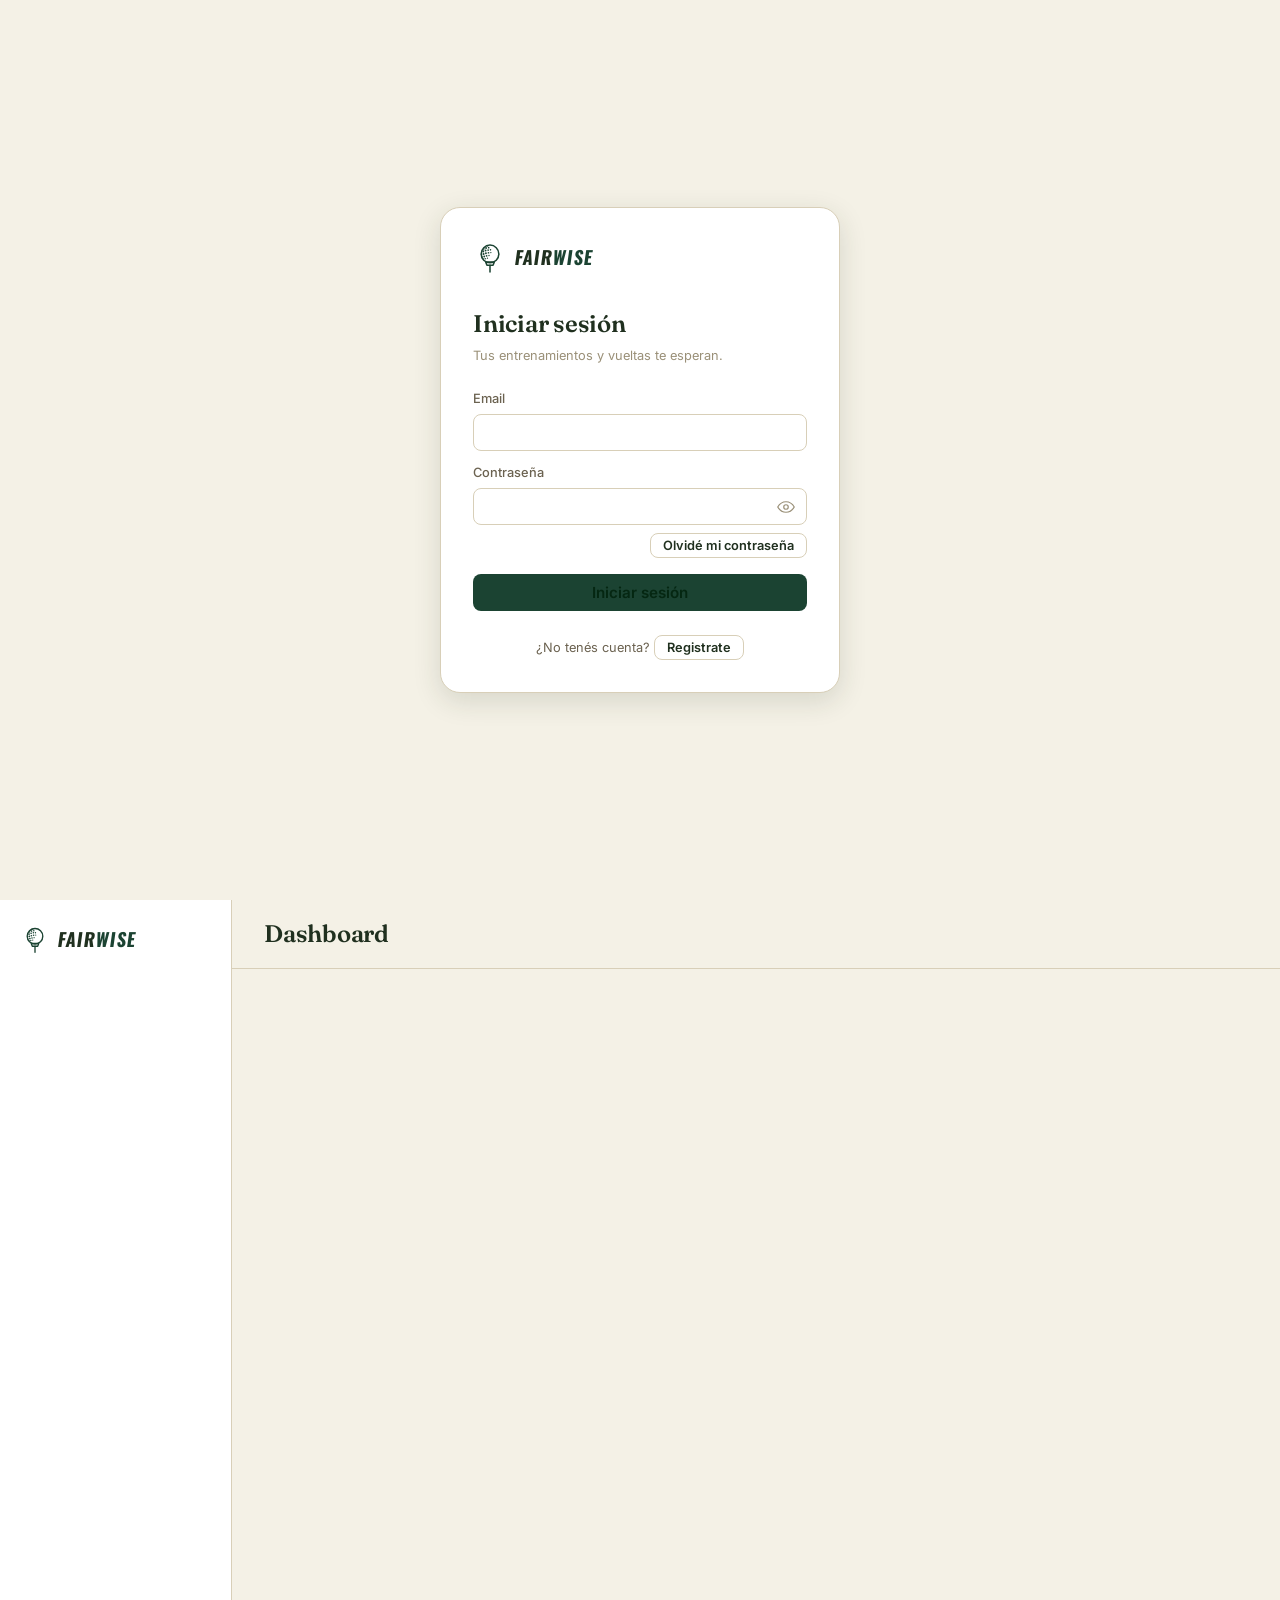
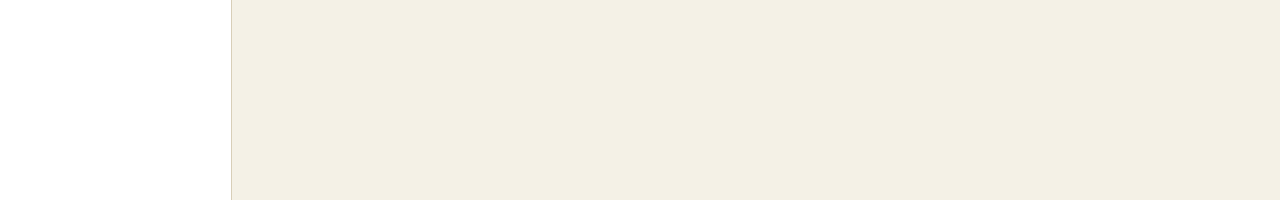
<file: golf-tracker/index.html>
<!DOCTYPE html>
<html lang="es-AR" data-theme="light">
<head>
  <meta charset="UTF-8" />
  <meta name="viewport" content="width=device-width, initial-scale=1, viewport-fit=cover" />
  <title>Fairwise</title>
  <link rel="icon" type="image/svg+xml" href="data:image/svg+xml,%3Csvg xmlns='http://www.w3.org/2000/svg' viewBox='0 0 200 200'%3E%3Cdefs%3E%3CclipPath id='c'%3E%3Ccircle cx='100' cy='82' r='52'/%3E%3C/clipPath%3E%3C/defs%3E%3Ccircle cx='100' cy='82' r='52' fill='none' stroke='%231B4332' stroke-width='9'/%3E%3Cg clip-path='url(%23c)' fill='%231B4332'%3E%3Ccircle cx='58' cy='45' r='5'/%3E%3Ccircle cx='70' cy='38' r='5'/%3E%3Ccircle cx='84' cy='34' r='5'/%3E%3Ccircle cx='50' cy='58' r='5.5'/%3E%3Ccircle cx='63' cy='52' r='5.5'/%3E%3Ccircle cx='77' cy='47' r='5.5'/%3E%3Ccircle cx='92' cy='45' r='5'/%3E%3Ccircle cx='47' cy='72' r='6'/%3E%3Ccircle cx='60' cy='67' r='6'/%3E%3Ccircle cx='74' cy='62' r='5.5'/%3E%3Ccircle cx='89' cy='59' r='5'/%3E%3Ccircle cx='103' cy='58' r='4.5'/%3E%3Ccircle cx='48' cy='86' r='6'/%3E%3Ccircle cx='62' cy='82' r='6'/%3E%3Ccircle cx='76' cy='78' r='5.5'/%3E%3Ccircle cx='91' cy='75' r='5'/%3E%3Ccircle cx='105' cy='74' r='4'/%3E%3Ccircle cx='52' cy='100' r='5.5'/%3E%3Ccircle cx='66' cy='97' r='5.5'/%3E%3Ccircle cx='80' cy='93' r='5'/%3E%3Ccircle cx='94' cy='91' r='4'/%3E%3Ccircle cx='59' cy='112' r='5'/%3E%3Ccircle cx='72' cy='110' r='4.5'/%3E%3Ccircle cx='85' cy='107' r='4'/%3E%3C/g%3E%3Cpath d='M75 130 L125 130 L118 148 L82 148 Z' fill='none' stroke='%231B4332' stroke-width='9' stroke-linejoin='round'/%3E%3Cline x1='100' y1='148' x2='100' y2='188' stroke='%231B4332' stroke-width='9' stroke-linecap='round'/%3E%3C/svg%3E" />

  <link rel="stylesheet" href="css/base.css" />
  <link rel="stylesheet" href="css/layout.css" />
  <link rel="stylesheet" href="css/components.css" />
  <link rel="stylesheet" href="css/charts.css" />
</head>
<body>
  <!-- Pantalla de login/registro. app.js decide cuándo mostrarla vs. la app real. -->
  <div id="auth-gate" hidden></div>

  <div class="app-shell" id="app-shell" hidden>

    <!-- Fondo oscuro detrás del drawer en mobile -->
    <div class="sidebar-backdrop" id="sidebar-backdrop"></div>

    <!-- Sidebar (desktop fijo / drawer en mobile, mismo contenido en los dos) -->
    <aside class="sidebar" id="sidebar">
      <div class="sidebar__brand">
        <svg class="brand-icon" viewBox="0 0 200 200" width="30" height="30" aria-hidden="true">
          <defs><clipPath id="bic-sidebar"><circle cx="100" cy="82" r="52"/></clipPath></defs>
          <circle cx="100" cy="82" r="52" fill="none" stroke="var(--color-accent)" stroke-width="9"/>
          <g clip-path="url(#bic-sidebar)" fill="var(--color-accent)">
            <circle cx="58" cy="45" r="5"/><circle cx="70" cy="38" r="5"/><circle cx="84" cy="34" r="5"/>
            <circle cx="50" cy="58" r="5.5"/><circle cx="63" cy="52" r="5.5"/><circle cx="77" cy="47" r="5.5"/><circle cx="92" cy="45" r="5"/>
            <circle cx="47" cy="72" r="6"/><circle cx="60" cy="67" r="6"/><circle cx="74" cy="62" r="5.5"/><circle cx="89" cy="59" r="5"/><circle cx="103" cy="58" r="4.5"/>
            <circle cx="48" cy="86" r="6"/><circle cx="62" cy="82" r="6"/><circle cx="76" cy="78" r="5.5"/><circle cx="91" cy="75" r="5"/><circle cx="105" cy="74" r="4"/>
            <circle cx="52" cy="100" r="5.5"/><circle cx="66" cy="97" r="5.5"/><circle cx="80" cy="93" r="5"/><circle cx="94" cy="91" r="4"/>
            <circle cx="59" cy="112" r="5"/><circle cx="72" cy="110" r="4.5"/><circle cx="85" cy="107" r="4"/>
          </g>
          <path d="M75 130 L125 130 L118 148 L82 148 Z" fill="none" stroke="var(--color-accent)" stroke-width="9" stroke-linejoin="round"/>
          <line x1="100" y1="148" x2="100" y2="188" stroke="var(--color-accent)" stroke-width="9" stroke-linecap="round"/>
        </svg>
        <span class="brand-word"><span class="brand-word-fair">FAIR</span><span class="brand-word-wise">WISE</span></span>
      </div>

      <nav id="sidebar-nav" aria-label="Navegación principal"></nav>

      <div class="sidebar__footer" id="sidebar-footer"></div>
    </aside>

    <!-- Área principal -->
    <div class="main">
      <header class="topbar">
        <div style="display:flex; align-items:center; gap: var(--space-3);">
          <button class="btn btn--icon hamburger-btn" id="btn-hamburger" aria-label="Abrir menú">
            <svg viewBox="0 0 24 24" fill="none" stroke="currentColor" stroke-width="1.8" stroke-linecap="round"><path d="M4 7h16M4 12h16M4 17h16"/></svg>
          </button>
          <h1 class="topbar__title" id="topbar-title">Dashboard</h1>
        </div>
        <div class="topbar__actions">
          <!-- Espacio reservado para acciones contextuales por vista -->
        </div>
      </header>

      <main id="view-root" class="view" aria-live="polite"></main>
    </div>

  </div>

  <!--
    Scripts clásicos (NO type="module") a propósito: Chrome/Edge
    bloquean los ES Modules por CORS al abrir el archivo con doble
    clic (file://). Cada archivo se registra en el namespace global
    window.GT. El orden importa: core primero, módulos después, y
    app.js al final porque arma la navegación y hace boot().

    supabase.js está vendorizado localmente (assets/vendor) en vez
    de venir de un CDN, para no depender de la disponibilidad de un
    tercero en producción. Si config.js queda vacío, la app arranca
    en modo local (sin login) exactamente como en etapas anteriores.
  -->
  <script src="assets/vendor/supabase.js"></script>
  <script src="js/core/config.js"></script>
  <script src="js/core/utils.js"></script>
  <script src="js/core/db-schema.js"></script>
  <script src="js/core/auth.js"></script>
  <script src="js/core/storage.js"></script>
  <script src="js/engine/training-engine.js"></script>
  <script src="js/engine/stats-engine.js"></script>
  <script src="js/engine/confidence.js"></script>
  <script src="js/backup/backup.js"></script>

  <script src="js/modules/auth-gate.js"></script>
  <script src="js/modules/dashboard.js"></script>
  <script src="js/modules/entrenamiento-palos.js"></script>
  <script src="js/modules/rounds.js"></script>
  <script src="js/modules/course-mode.js"></script>
  <script src="js/modules/range-mode.js"></script>
  <script src="js/modules/bag.js"></script>
  <script src="js/modules/distances.js"></script>
  <script src="js/modules/goals.js"></script>
  <script src="js/modules/records.js"></script>
  <script src="js/modules/planner.js"></script>
  <script src="js/modules/settings.js"></script>

  <script src="js/core/app.js"></script>
</body>
</html>
</file>
<file: golf-tracker/css/base.css>
/* ============================================================
   BASE.CSS
   Reset + sistema de tokens de diseño (color, tipografía, spacing)
   Identidad "Augusta": verde pino + dorado + crema, inspirada en
   el mundo clásico del golf en vez de un look de instrumento GPS.
   Tema por defecto: CLARO. Oscuro disponible vía [data-theme="dark"].
   ============================================================ */

@import url('https://fonts.googleapis.com/css2?family=Fraunces:wght@500;600;700&family=Inter:wght@400;500;600&family=Oswald:wght@600;700&display=swap');

:root {
  /* ---- Paleta base (modo claro, default) ---- */
  --color-bg: #F4F1E6;
  --color-bg-elevated: #FFFFFF;
  --color-surface: #FFFFFF;
  --color-surface-hover: #EFE9D8;
  --color-border: #D8CFB8;

  --color-text-primary: #20301F;
  --color-text-secondary: #6B6250;
  --color-text-muted: #9A9078;

  /* Acento primario: verde pino Augusta */
  --color-accent: #1B4332;
  --color-accent-strong: #123024;
  --color-accent-dim: rgba(27, 67, 50, 0.08);

  /* Acento secundario: dorado (segundo color de marca, KPIs destacados) */
  --color-data: #C9A227;
  --color-data-dim: rgba(201, 162, 39, 0.12);

  /* Semáforo */
  --color-good: #2F7D4F;
  --color-warn: #C9822C;
  --color-bad: #B4443E;
  --color-good-dim: rgba(47, 125, 79, 0.10);
  --color-warn-dim: rgba(201, 130, 44, 0.10);
  --color-bad-dim: rgba(180, 68, 62, 0.10);

  /* ---- Tipografía ---- */
  --font-display: 'Fraunces', Georgia, serif;      /* títulos, KPIs — carácter clásico */
  --font-body: 'Inter', 'Segoe UI', sans-serif;     /* texto, labels */
  --font-wordmark: 'Oswald', sans-serif;            /* SOLO el lockup "FAIRWISE" */

  --fs-kpi: clamp(1.9rem, 2.4vw, 2.6rem);
  --fs-h1: 1.5rem;
  --fs-h2: 1.15rem;
  --fs-body: 0.95rem;
  --fs-small: 0.8rem;
  --fs-micro: 0.7rem;

  /* ---- Spacing / radios / sombras ---- */
  --space-1: 4px;
  --space-2: 8px;
  --space-3: 12px;
  --space-4: 16px;
  --space-5: 24px;
  --space-6: 32px;
  --space-7: 48px;

  --radius-sm: 8px;
  --radius-md: 14px;
  --radius-lg: 20px;
  --radius-pill: 999px;

  --shadow-card: 0 2px 12px rgba(32, 48, 31, 0.08);
  --shadow-elevated: 0 8px 28px rgba(32, 48, 31, 0.14);

  --transition-fast: 140ms cubic-bezier(0.4, 0, 0.2, 1);
  --transition-base: 220ms cubic-bezier(0.4, 0, 0.2, 1);

  --nav-width: 232px;
  --tabbar-height: 64px;
}

/* ---- Tema oscuro ---- */
[data-theme="dark"] {
  --color-bg: #0E1A13;
  --color-bg-elevated: #12201A;
  --color-surface: #16261C;
  --color-surface-hover: #1C2F23;
  --color-border: #294232;

  --color-text-primary: #F0EDE0;
  --color-text-secondary: #B8C4BA;
  --color-text-muted: #7E9285;

  /* En oscuro el dorado pasa a ser el acento protagonista (más contraste que el pino) */
  --color-accent: #E3C868;
  --color-accent-strong: #F0D889;
  --color-accent-dim: rgba(227, 200, 104, 0.14);

  --color-data: #4E8F66;
  --color-data-dim: rgba(78, 143, 102, 0.14);

  --color-good: #6FBF86;
  --color-warn: #E0A94F;
  --color-bad: #D9756F;
  --color-good-dim: rgba(111, 191, 134, 0.14);
  --color-warn-dim: rgba(224, 169, 79, 0.14);
  --color-bad-dim: rgba(217, 117, 111, 0.14);

  --shadow-card: 0 4px 24px rgba(0, 0, 0, 0.4);
  --shadow-elevated: 0 8px 32px rgba(0, 0, 0, 0.5);
}

* , *::before, *::after { box-sizing: border-box; }

html, body {
  height: 100%;
  margin: 0;
  padding: 0;
}

body {
  background: var(--color-bg);
  color: var(--color-text-primary);
  font-family: var(--font-body);
  font-size: var(--fs-body);
  line-height: 1.5;
  -webkit-font-smoothing: antialiased;
  transition: background var(--transition-base), color var(--transition-base);
}

h1, h2, h3 { font-family: var(--font-display); margin: 0; font-weight: 600; letter-spacing: -0.01em; }
p { margin: 0; }
button { font-family: inherit; }
ul { list-style: none; margin: 0; padding: 0; }

a { color: inherit; text-decoration: none; }

::selection { background: var(--color-accent-dim); color: var(--color-accent-strong); }

/* Scrollbar discreta */
::-webkit-scrollbar { width: 8px; height: 8px; }
::-webkit-scrollbar-track { background: transparent; }
::-webkit-scrollbar-thumb { background: var(--color-border); border-radius: var(--radius-pill); }

/* Accesibilidad: foco visible siempre */
:focus-visible {
  outline: 2px solid var(--color-accent);
  outline-offset: 2px;
  border-radius: 4px;
}

/* Respeta preferencia de movimiento reducido */
@media (prefers-reduced-motion: reduce) {
  *, *::before, *::after {
    animation-duration: 0.001ms !important;
    animation-iteration-count: 1 !important;
    transition-duration: 0.001ms !important;
  }
}

.visually-hidden {
  position: absolute; width: 1px; height: 1px; overflow: hidden;
  clip: rect(0 0 0 0); white-space: nowrap;
}
</file>
<file: golf-tracker/css/layout.css>
/* ============================================================
   LAYOUT.CSS
   Shell de la app: sidebar (desktop) + tab bar inferior (mobile),
   grillas de contenido, responsive breakpoints.
   ============================================================ */

.app-shell {
  display: grid;
  grid-template-columns: var(--nav-width) 1fr;
  min-height: 100vh;
}

/* ---------- Sidebar (desktop) ---------- */
.sidebar {
  background: var(--color-bg-elevated);
  border-right: 1px solid var(--color-border);
  padding: var(--space-5) var(--space-3);
  display: flex;
  flex-direction: column;
  gap: var(--space-6);
  position: sticky;
  top: 0;
  height: 100vh;
  overflow-y: auto;
}

.sidebar__brand {
  display: flex;
  align-items: center;
  gap: var(--space-2);
  padding: 0 var(--space-2);
}

.brand-icon { flex-shrink: 0; }

.brand-word {
  font-family: var(--font-wordmark);
  font-weight: 700;
  font-size: 1.15rem;
  letter-spacing: 1px;
  transform: skewX(-8deg);
  display: inline-block;
}

.brand-word-fair { color: var(--color-text-primary); }
.brand-word-wise { color: var(--color-accent); }

.sidebar__group {
  display: flex;
  flex-direction: column;
  gap: var(--space-1);
}

.sidebar__group-label {
  font-size: var(--fs-micro);
  text-transform: uppercase;
  letter-spacing: 0.08em;
  color: var(--color-text-muted);
  padding: 0 var(--space-3);
  margin-bottom: var(--space-1);
}

.nav-item {
  display: flex;
  align-items: center;
  gap: var(--space-3);
  padding: var(--space-2) var(--space-3);
  border-radius: var(--radius-sm);
  color: var(--color-text-secondary);
  font-size: var(--fs-body);
  font-weight: 500;
  cursor: pointer;
  border: none;
  background: transparent;
  width: 100%;
  text-align: left;
  transition: background var(--transition-fast), color var(--transition-fast);
}

.nav-item:hover { background: var(--color-surface-hover); color: var(--color-text-primary); }

.nav-item[aria-current="page"] {
  background: var(--color-accent-dim);
  color: var(--color-accent);
}

.nav-item__icon { width: 18px; height: 18px; flex-shrink: 0; }

.sidebar__footer {
  margin-top: auto;
  display: flex;
  flex-direction: column;
  gap: var(--space-2);
}

/* ---------- Área principal ---------- */
.main {
  min-width: 0;
  display: flex;
  flex-direction: column;
}

.topbar {
  display: flex;
  align-items: center;
  justify-content: space-between;
  padding: var(--space-4) var(--space-6);
  border-bottom: 1px solid var(--color-border);
  background: var(--color-bg);
  position: sticky;
  top: 0;
  z-index: 10;
}

.topbar__title { font-size: var(--fs-h1); }
.topbar__subtitle { color: var(--color-text-secondary); font-size: var(--fs-small); margin-top: 2px; }

.topbar__actions { display: flex; gap: var(--space-2); align-items: center; }

.view {
  padding: var(--space-6);
  flex: 1;
}

.view[hidden] { display: none; }

/* ---------- Grillas de contenido reutilizables ---------- */
.grid-kpi {
  display: grid;
  grid-template-columns: repeat(auto-fit, minmax(180px, 1fr));
  gap: var(--space-4);
}

.grid-2 { display: grid; grid-template-columns: 1fr 1fr; gap: var(--space-5); }
.grid-cards { display: grid; grid-template-columns: repeat(auto-fill, minmax(240px, 1fr)); gap: var(--space-4); }

/* ---------- Hamburguesa (mobile) y fondo del drawer ---------- */
/* Selector con elemento+clase (más específico que .btn) para que
   esta regla siempre gane, sin importar el orden de los archivos CSS. */
button.hamburger-btn { display: none; } /* se muestra solo en mobile, ver media query abajo */

.sidebar-backdrop {
  display: none;
  position: fixed;
  inset: 0;
  background: rgba(0, 0, 0, 0.55);
  z-index: 40;
  opacity: 0;
  pointer-events: none;
  transition: opacity var(--transition-base);
}

.sidebar-backdrop.is-open { opacity: 1; pointer-events: auto; }

/* ---------- Responsive ---------- */
@media (max-width: 960px) {
  .app-shell { grid-template-columns: 1fr; }

  /* El sidebar pasa a ser un drawer deslizable con el MISMO contenido
     que en desktop — nada de un menú mobile recortado aparte. */
  .sidebar {
    position: fixed;
    top: 0; left: 0;
    width: min(80vw, 300px);
    height: 100vh;
    z-index: 50;
    transform: translateX(-100%);
    transition: transform var(--transition-base);
    box-shadow: var(--shadow-elevated);
  }
  .sidebar.is-open { transform: translateX(0); }

  button.hamburger-btn { display: flex; }
  .sidebar-backdrop { display: block; }

  .view { padding: var(--space-4); }
  .grid-2 { grid-template-columns: 1fr; }
  .topbar { padding: var(--space-3) var(--space-4); }
}

@media (max-width: 480px) {
  .grid-kpi { grid-template-columns: repeat(2, 1fr); }
}
</file>
<file: golf-tracker/css/components.css>
/* ============================================================
   COMPONENTS.CSS
   Piezas reutilizables: cards, KPI, semáforo (elemento firma),
   botones, badges, inputs, estados vacíos.
   ============================================================ */

/* ---------- Card base ---------- */
.card {
  background: var(--color-surface);
  border: 1px solid var(--color-border);
  border-radius: var(--radius-md);
  padding: var(--space-5);
  box-shadow: var(--shadow-card);
}

.card--tight { padding: var(--space-4); }

.card__header {
  display: flex;
  align-items: center;
  justify-content: space-between;
  margin-bottom: var(--space-4);
}

.card__title { font-size: var(--fs-h2); }
.card__meta { color: var(--color-text-muted); font-size: var(--fs-small); }

/* ---------- KPI tile ---------- */
.kpi {
  background: var(--color-surface);
  border: 1px solid var(--color-border);
  border-radius: var(--radius-md);
  padding: var(--space-4);
  display: flex;
  flex-direction: column;
  gap: var(--space-2);
}

.kpi__label {
  font-size: var(--fs-micro);
  text-transform: uppercase;
  letter-spacing: 0.06em;
  color: var(--color-text-muted);
}

.kpi__value {
  font-family: var(--font-display);
  font-size: var(--fs-kpi);
  font-weight: 700;
  line-height: 1;
  color: var(--color-text-primary);
  font-variant-numeric: tabular-nums;
}

.kpi__trend {
  display: inline-flex;
  align-items: center;
  gap: 4px;
  font-size: var(--fs-small);
  font-weight: 600;
}

.kpi__trend--up { color: var(--color-good); }
.kpi__trend--down { color: var(--color-bad); }
.kpi__trend--flat { color: var(--color-text-muted); }

/* ---------- Semáforo (elemento firma de la app) ----------
   Se usa en Dashboard y en Bolsa (índice de confianza).
   Cada "instrumento" representa un área de juego. */
.signal-board {
  display: grid;
  grid-template-columns: repeat(auto-fit, minmax(150px, 1fr));
  gap: var(--space-3);
}

.signal {
  position: relative;
  background: var(--color-bg-elevated);
  border: 1px solid var(--color-border);
  border-radius: var(--radius-md);
  padding: var(--space-4);
  overflow: hidden;
}

.signal::before {
  content: "";
  position: absolute;
  top: 0; left: 0; right: 0;
  height: 3px;
  background: var(--signal-color, var(--color-text-muted));
}

.signal__label {
  font-size: var(--fs-small);
  color: var(--color-text-secondary);
  margin-bottom: var(--space-3);
}

.signal__dot {
  width: 10px; height: 10px;
  border-radius: 50%;
  background: var(--signal-color, var(--color-text-muted));
  box-shadow: 0 0 12px var(--signal-color, transparent);
  display: inline-block;
  margin-right: var(--space-2);
  transition: background var(--transition-base), box-shadow var(--transition-base);
}

.signal__value {
  font-family: var(--font-display);
  font-size: 1.4rem;
  font-weight: 700;
}

.signal[data-status="good"] { --signal-color: var(--color-good); }
.signal[data-status="warn"] { --signal-color: var(--color-warn); }
.signal[data-status="bad"]  { --signal-color: var(--color-bad); }
.signal[data-status="none"] { --signal-color: var(--color-text-muted); }

/* ---------- Badges ---------- */
.badge {
  display: inline-flex;
  align-items: center;
  gap: 4px;
  padding: 2px 10px;
  border-radius: var(--radius-pill);
  font-size: var(--fs-micro);
  font-weight: 600;
  text-transform: uppercase;
  letter-spacing: 0.04em;
}

.badge--good { background: var(--color-good-dim); color: var(--color-good); }
.badge--warn { background: var(--color-warn-dim); color: var(--color-warn); }
.badge--bad  { background: var(--color-bad-dim); color: var(--color-bad); }
.badge--data { background: var(--color-data-dim); color: var(--color-data); }
.badge--neutral { background: var(--color-surface-hover); color: var(--color-text-secondary); }

/* ---------- Botones ---------- */
.btn {
  display: inline-flex;
  align-items: center;
  justify-content: center;
  gap: var(--space-2);
  padding: var(--space-2) var(--space-4);
  border-radius: var(--radius-sm);
  border: 1px solid transparent;
  font-size: var(--fs-body);
  font-weight: 600;
  cursor: pointer;
  transition: transform var(--transition-fast), background var(--transition-fast), border-color var(--transition-fast);
}

.btn:active { transform: scale(0.97); }

.btn--primary { background: var(--color-accent); color: #052712; }
.btn--primary:hover { background: var(--color-accent-strong); }

.btn--ghost { background: transparent; border-color: var(--color-border); color: var(--color-text-primary); }
.btn--ghost:hover { background: var(--color-surface-hover); }

.btn--icon { padding: var(--space-2); border-radius: var(--radius-sm); background: var(--color-surface); border-color: var(--color-border); }
.btn--icon svg { width: 18px; height: 18px; }

.btn--sm { padding: var(--space-1) var(--space-3); font-size: var(--fs-small); }

.btn--danger { background: var(--color-bad-dim); color: var(--color-bad); border-color: transparent; }

/* ---------- Toggle tema ---------- */
.theme-toggle {
  display: inline-flex;
  border: 1px solid var(--color-border);
  border-radius: var(--radius-pill);
  padding: 2px;
  background: var(--color-surface);
}

.theme-toggle button {
  border: none;
  background: transparent;
  padding: 6px 10px;
  border-radius: var(--radius-pill);
  color: var(--color-text-muted);
  cursor: pointer;
  font-size: var(--fs-small);
}

.theme-toggle button[aria-pressed="true"] {
  background: var(--color-accent-dim);
  color: var(--color-accent);
}

/* ---------- Estado vacío ---------- */
.empty-state {
  display: flex;
  flex-direction: column;
  align-items: center;
  justify-content: center;
  text-align: center;
  gap: var(--space-3);
  padding: var(--space-7) var(--space-5);
  color: var(--color-text-secondary);
}

.empty-state__icon {
  width: 40px; height: 40px;
  color: var(--color-text-muted);
}

.empty-state__title { font-size: var(--fs-h2); color: var(--color-text-primary); }

/* ---------- Toast (feedback de autosave) ---------- */
.toast {
  position: fixed;
  bottom: var(--space-5);
  left: 50%;
  transform: translateX(-50%) translateY(12px);
  background: var(--color-surface);
  border: 1px solid var(--color-border);
  color: var(--color-text-primary);
  padding: var(--space-2) var(--space-4);
  border-radius: var(--radius-pill);
  box-shadow: var(--shadow-elevated);
  font-size: var(--fs-small);
  display: flex;
  align-items: center;
  gap: var(--space-2);
  opacity: 0;
  pointer-events: none;
  transition: opacity var(--transition-base), transform var(--transition-base);
  z-index: 100;
}

.toast.is-visible {
  opacity: 1;
  transform: translateX(-50%) translateY(0);
  pointer-events: auto;
}

.toast__dot { width: 8px; height: 8px; border-radius: 50%; background: var(--color-accent); }

/* ---------- Formularios ---------- */
.field {
  display: flex;
  flex-direction: column;
  gap: 6px;
}

.field__label {
  font-size: var(--fs-small);
  color: var(--color-text-secondary);
  font-weight: 500;
}

.field__hint { font-size: var(--fs-micro); color: var(--color-text-muted); }

.input, .select, .textarea {
  background: var(--color-bg-elevated);
  border: 1px solid var(--color-border);
  border-radius: var(--radius-sm);
  color: var(--color-text-primary);
  padding: var(--space-2) var(--space-3);
  font-size: var(--fs-body);
  font-family: var(--font-body);
  width: 100%;
  transition: border-color var(--transition-fast);
}

.input:focus, .select:focus, .textarea:focus {
  border-color: var(--color-accent);
}

.textarea { resize: vertical; min-height: 64px; }

.form-grid {
  display: grid;
  grid-template-columns: repeat(auto-fill, minmax(150px, 1fr));
  gap: var(--space-4);
}

.form-grid--full { grid-column: 1 / -1; }

.form-actions {
  display: flex;
  justify-content: flex-end;
  gap: var(--space-2);
  margin-top: var(--space-5);
  padding-top: var(--space-4);
  border-top: 1px solid var(--color-border);
}

/* ---------- Chips de selección (tipo de palo, categorías) ---------- */
.chip-select { display: flex; flex-wrap: wrap; gap: var(--space-2); }

.chip {
  padding: 6px 14px;
  border-radius: var(--radius-pill);
  border: 1px solid var(--color-border);
  background: var(--color-bg-elevated);
  color: var(--color-text-secondary);
  font-size: var(--fs-small);
  cursor: pointer;
  transition: all var(--transition-fast);
}

.chip.is-active {
  background: var(--color-accent-dim);
  border-color: var(--color-accent);
  color: var(--color-accent);
}

/* ---------- Modal ---------- */
.modal-backdrop {
  position: fixed;
  inset: 0;
  background: rgba(0, 0, 0, 0.55);
  display: flex;
  align-items: center;
  justify-content: center;
  padding: var(--space-4);
  z-index: 200;
  animation: fade-in var(--transition-base) both;
}

.modal {
  background: var(--color-surface);
  border: 1px solid var(--color-border);
  border-radius: var(--radius-lg);
  box-shadow: var(--shadow-elevated);
  width: 100%;
  max-width: 560px;
  max-height: 90vh;
  overflow-y: auto;
  padding: var(--space-5);
  animation: modal-in var(--transition-base) both;
}

.modal__header {
  display: flex;
  align-items: center;
  justify-content: space-between;
  margin-bottom: var(--space-5);
}

@keyframes fade-in { from { opacity: 0; } to { opacity: 1; } }
@keyframes modal-in { from { opacity: 0; transform: translateY(12px) scale(0.98); } to { opacity: 1; transform: translateY(0) scale(1); } }

/* ---------- Item de lista (bolsa, distancias, etc.) ---------- */
.item-card {
  display: flex;
  align-items: center;
  justify-content: space-between;
  gap: var(--space-3);
  background: var(--color-surface);
  border: 1px solid var(--color-border);
  border-radius: var(--radius-md);
  padding: var(--space-4);
}

.item-card__main { display: flex; align-items: center; gap: var(--space-3); min-width: 0; }

.item-card__glyph {
  width: 40px; height: 40px;
  border-radius: var(--radius-sm);
  background: var(--color-accent-dim);
  color: var(--color-accent);
  display: flex; align-items: center; justify-content: center;
  flex-shrink: 0;
}

.item-card__glyph svg { width: 20px; height: 20px; }

.item-card__title { font-weight: 600; }
.item-card__subtitle { font-size: var(--fs-small); color: var(--color-text-secondary); }

.item-card__actions { display: flex; gap: var(--space-1); flex-shrink: 0; }

/* ---------- Stepper (Course Mode / Range Mode) ---------- */
.stepper {
  display: flex;
  align-items: center;
  justify-content: center;
  gap: var(--space-3);
  margin-top: var(--space-2);
}

.stepper .btn--icon {
  width: 44px; height: 44px;
  font-size: 1.4rem;
  font-weight: 700;
}

.stepper .kpi__value { min-width: 48px; }

.chip.toggle-lg {
  padding: 10px 16px;
  font-size: var(--fs-body);
}

/* ---------- Auth Gate (Login / Registro / Recuperar contraseña) ---------- */
.auth-shell {
  min-height: 100vh;
  display: flex;
  align-items: center;
  justify-content: center;
  padding: var(--space-5);
  background: var(--color-bg);
}

.auth-card {
  width: 100%;
  max-width: 400px;
  background: var(--color-surface);
  border: 1px solid var(--color-border);
  border-radius: var(--radius-lg);
  padding: var(--space-6);
  box-shadow: var(--shadow-elevated);
}

.auth-brand {
  display: flex;
  align-items: center;
  gap: var(--space-2);
  margin-bottom: var(--space-6);
}

.auth-error {
  background: var(--color-bad-dim);
  color: var(--color-bad);
  border-radius: var(--radius-sm);
  padding: var(--space-2) var(--space-3);
  font-size: var(--fs-small);
  margin-bottom: var(--space-3);
}

.auth-loading {
  min-height: 100vh;
  display: flex;
  align-items: center;
  justify-content: center;
  color: var(--color-text-secondary);
  font-size: var(--fs-small);
  background: var(--color-bg);
}

/* ---------- Campo de contraseña con toggle mostrar/ocultar ---------- */
.password-field { position: relative; }
.password-field .input { padding-right: 42px; }
.password-toggle {
  position: absolute;
  right: 6px;
  top: 50%;
  transform: translateY(-50%);
  background: none;
  border: none;
  color: var(--color-text-muted);
  cursor: pointer;
  padding: 6px;
  display: flex;
  border-radius: var(--radius-sm);
}
.password-toggle:hover { color: var(--color-text-primary); background: var(--color-surface-hover); }
.password-toggle svg { width: 18px; height: 18px; }

/* ---------- Shortcuts del Dashboard ---------- */
.dashboard-shortcut:hover { background: var(--color-surface-hover); }
.dashboard-shortcut.is-highlighted { animation: shortcut-flash 1.6s ease; }
@keyframes shortcut-flash {
  0%, 100% { background: transparent; }
  20%, 60% { background: var(--color-accent-dim); }
}

/* Animación de entrada de vistas */
.view {
  animation: view-in var(--transition-base) both;
}

@keyframes view-in {
  from { opacity: 0; transform: translateY(6px); }
  to { opacity: 1; transform: translateY(0); }
}
</file>
<file: golf-tracker/css/charts.css>
/* ============================================================
   CHARTS.CSS
   Estilos para gráficos y mapas de dispersión.
   Se completa en la Etapa 6 (Estadísticas avanzadas).
   ============================================================ */

.chart-container {
  position: relative;
  width: 100%;
  min-height: 220px;
}

.scatter-map {
  width: 100%;
  aspect-ratio: 1 / 1;
  background: var(--color-bg-elevated);
  border-radius: var(--radius-md);
  border: 1px solid var(--color-border);
}
</file>
